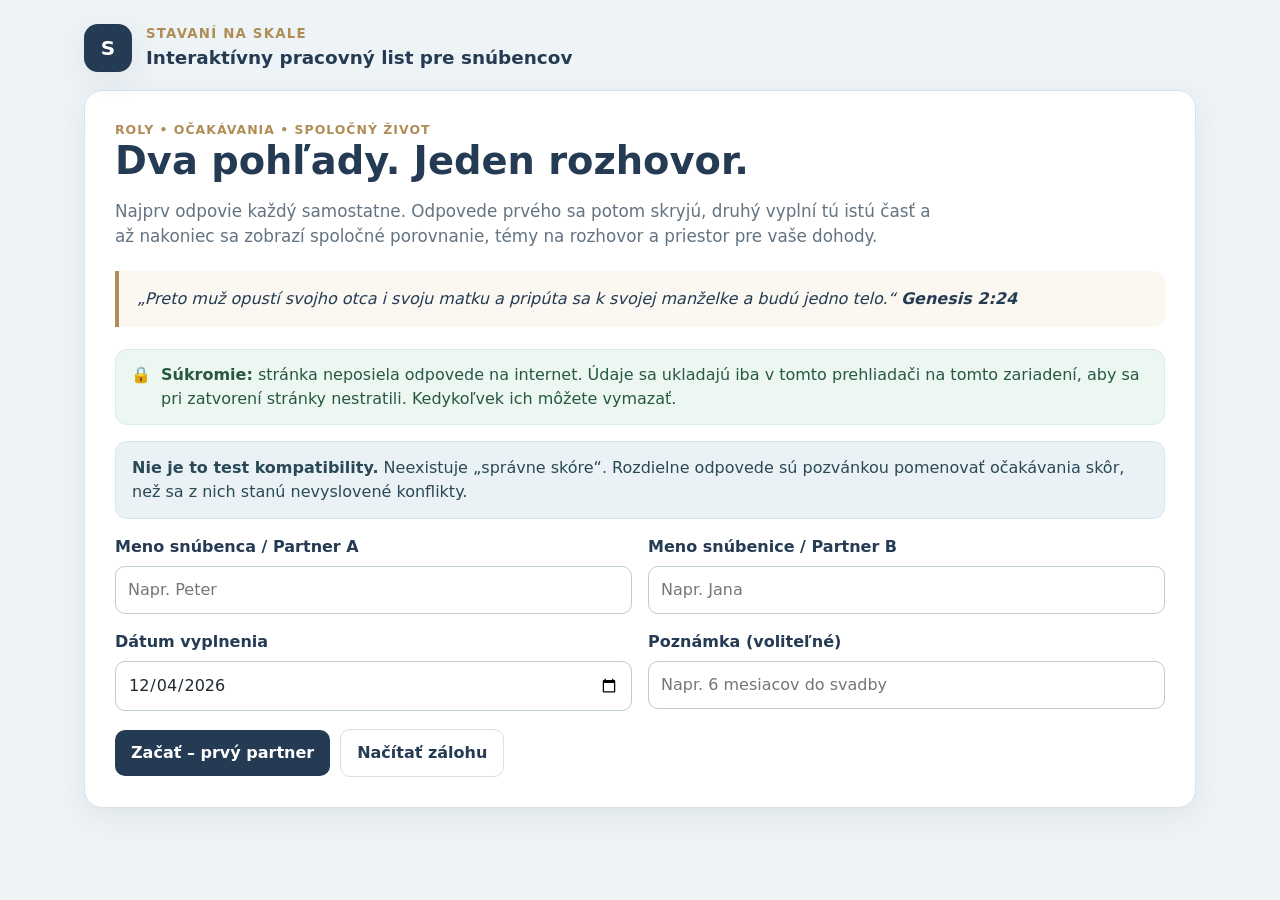
<file: Stavani_na_skale_1.html>
<!doctype html>
<html lang="sk">
<head>
<meta charset="utf-8">
<meta name="viewport" content="width=device-width,initial-scale=1">
<title>STAVANÍ NA SKALE – interaktívny pracovný list pre snúbencov</title>
<style>
:root{
  --navy:#243b53;--blue:#3b7080;--gold:#b08d57;--ink:#1f2933;--muted:#637381;
  --line:#d7e1e8;--soft:#f6f9fb;--blue-soft:#eaf2f5;--warn:#8a5a12;--warn-soft:#fff7e6;
  --good:#2f6b55;--good-soft:#edf7f2;--bad:#8a3f3f;--bad-soft:#fff0f0;--white:#fff;
  --shadow:0 8px 30px rgba(36,59,83,.08);--radius:18px;
}
*{box-sizing:border-box}
html{scroll-behavior:smooth}
body{margin:0;background:#eef3f6;color:var(--ink);font-family:Inter,ui-sans-serif,system-ui,-apple-system,BlinkMacSystemFont,"Segoe UI",sans-serif;line-height:1.5}
button,input,textarea,select{font:inherit}
button{cursor:pointer}
.shell{max-width:1160px;margin:0 auto;padding:24px}
.brand{display:flex;align-items:center;gap:14px;margin-bottom:18px}
.brand-mark{width:48px;height:48px;border-radius:14px;background:var(--navy);display:grid;place-items:center;color:white;font-weight:800;font-size:20px;box-shadow:var(--shadow)}
.brand small{display:block;color:var(--gold);font-weight:800;letter-spacing:.09em;text-transform:uppercase}
.brand strong{font-size:1.15rem;color:var(--navy)}
.card{background:var(--white);border:1px solid var(--line);border-radius:var(--radius);box-shadow:var(--shadow)}
.hero{padding:30px}
.hero h1{margin:0 0 8px;color:var(--navy);font-size:clamp(1.75rem,3vw,2.6rem);line-height:1.1}
.hero .lead{font-size:1.05rem;color:var(--muted);max-width:820px}
.quote{margin:22px 0;padding:16px 18px;border-left:4px solid var(--gold);background:#fbf8f2;border-radius:0 12px 12px 0;color:var(--navy);font-style:italic}
.notice{padding:14px 16px;border-radius:12px;background:var(--blue-soft);border:1px solid #d6e7ec;margin:16px 0;color:#294957}
.privacy{display:flex;gap:10px;align-items:flex-start;background:var(--good-soft);border:1px solid #d8ece3;padding:13px 15px;border-radius:12px;color:#285744}
.grid2{display:grid;grid-template-columns:1fr 1fr;gap:16px}
.field{display:flex;flex-direction:column;gap:7px}
.field label{font-weight:700;color:var(--navy)}
.field input,.field select,.field textarea{width:100%;border:1px solid #bdcbd4;border-radius:10px;padding:11px 12px;background:white;color:var(--ink);outline:none}
.field input:focus,.field select:focus,.field textarea:focus{border-color:var(--blue);box-shadow:0 0 0 3px rgba(59,112,128,.13)}
.field textarea{min-height:110px;resize:vertical}
.actions{display:flex;gap:10px;flex-wrap:wrap;align-items:center;margin-top:18px}
.btn{border:0;border-radius:10px;padding:11px 16px;font-weight:800;transition:.15s ease}
.btn-primary{background:var(--navy);color:white}.btn-primary:hover{background:#1c3045}
.btn-secondary{background:var(--blue-soft);color:var(--navy);border:1px solid #cfe0e5}
.btn-ghost{background:white;color:var(--navy);border:1px solid var(--line)}
.btn-danger{background:#fff1f1;color:#8a3434;border:1px solid #f0cccc}
.btn:disabled{opacity:.45;cursor:not-allowed}
.hidden{display:none!important}
.app-layout{display:grid;grid-template-columns:250px minmax(0,1fr);gap:18px;align-items:start}
.sidebar{position:sticky;top:16px;padding:14px}
.sidebar .who{padding:12px;border-radius:12px;background:var(--navy);color:white;margin-bottom:12px}
.sidebar .who small{opacity:.8;display:block}
.section-nav{display:flex;flex-direction:column;gap:5px}
.navbtn{border:0;background:transparent;text-align:left;padding:9px 10px;border-radius:9px;color:var(--muted);font-size:.91rem}
.navbtn:hover{background:var(--soft)}
.navbtn.active{background:var(--blue-soft);color:var(--navy);font-weight:800}
.navbtn.done:after{content:" ✓";color:var(--good);font-weight:900}
.progress-wrap{margin:12px 0 4px}
.progress{height:8px;background:#e7edf1;border-radius:999px;overflow:hidden}
.progress span{display:block;height:100%;background:var(--blue);width:0;transition:.25s}
.progress-text{font-size:.78rem;color:var(--muted);margin-top:5px}
.content{padding:26px;min-width:0}
.section-kicker{color:var(--gold);font-weight:900;letter-spacing:.08em;text-transform:uppercase;font-size:.78rem}
.content h2{margin:4px 0 6px;color:var(--navy);font-size:1.75rem;line-height:1.15}
.section-desc{color:var(--muted);margin:0 0 22px;max-width:850px}
.block{margin:22px 0 30px}
.block h3{margin:0 0 10px;color:var(--blue);font-size:1.1rem}
.question{border:1px solid var(--line);border-radius:14px;padding:15px;margin:10px 0;background:white}
.question.flagged{border-color:#e8c887;background:#fffbf2}
.qtop{display:flex;gap:12px;justify-content:space-between;align-items:flex-start}
.qtext{font-weight:700;color:var(--navy);min-width:0}
.hint{display:block;margin-top:4px;color:var(--muted);font-size:.88rem;font-weight:400}
.flag{flex:0 0 auto;display:flex;align-items:center;gap:6px;font-size:.8rem;color:var(--muted);white-space:nowrap}
.flag input{accent-color:var(--gold)}
.choice-row{display:flex;flex-wrap:wrap;gap:8px;margin-top:12px}
.choice{position:relative}
.choice input{position:absolute;opacity:0;pointer-events:none}
.choice span{display:inline-flex;align-items:center;justify-content:center;min-height:40px;padding:8px 12px;border:1px solid #c8d5dc;border-radius:10px;background:var(--soft);color:#405463;font-weight:700;min-width:64px}
.choice input:checked+span{background:var(--navy);border-color:var(--navy);color:white;box-shadow:0 0 0 2px rgba(36,59,83,.09)}
.open-answer{margin-top:12px;width:100%;min-height:105px;border:1px solid #c8d5dc;border-radius:10px;padding:11px 12px;resize:vertical;outline:none}
.open-answer:focus{border-color:var(--blue);box-shadow:0 0 0 3px rgba(59,112,128,.12)}
.section-actions{display:flex;gap:10px;justify-content:space-between;align-items:center;border-top:1px solid var(--line);padding-top:18px;margin-top:26px}
.section-actions .right{display:flex;gap:10px;flex-wrap:wrap}
.handoff{text-align:center;padding:36px}
.handoff .lock{font-size:52px;margin-bottom:8px}
.handoff h2{color:var(--navy);font-size:2rem;margin:0 0 10px}
.handoff p{color:var(--muted);max-width:650px;margin:0 auto 18px}
.results{padding:26px}
.results-head{display:flex;gap:16px;justify-content:space-between;align-items:flex-start;flex-wrap:wrap}
.results h2{margin:3px 0;color:var(--navy);font-size:2rem}
.stats{display:grid;grid-template-columns:repeat(4,1fr);gap:10px;margin:20px 0}
.stat{padding:15px;border:1px solid var(--line);border-radius:13px;background:var(--soft)}
.stat strong{display:block;font-size:1.7rem;color:var(--navy)}
.stat span{font-size:.82rem;color:var(--muted)}
.filters{display:flex;gap:8px;flex-wrap:wrap;margin:16px 0}
.filter-btn{border:1px solid var(--line);background:white;border-radius:999px;padding:8px 12px;font-weight:700;color:var(--muted)}
.filter-btn.active{background:var(--navy);border-color:var(--navy);color:white}
.result-section{margin:26px 0}
.result-section h3{color:var(--blue);margin-bottom:10px}
.result-item{border:1px solid var(--line);border-radius:14px;padding:14px;margin:10px 0;background:white}
.result-item.good{border-left:5px solid var(--good)}
.result-item.diff{border-left:5px solid var(--warn)}
.result-item.talk{box-shadow:inset 0 0 0 1px #ead19e}
.result-title{font-weight:800;color:var(--navy)}
.result-grid{display:grid;grid-template-columns:1fr 1fr;gap:10px;margin-top:10px}
.answer-box{background:var(--soft);border-radius:10px;padding:10px;min-width:0;overflow-wrap:anywhere}
.answer-box strong{display:block;font-size:.8rem;color:var(--muted);margin-bottom:3px}
.status{display:inline-flex;align-items:center;gap:5px;padding:4px 8px;border-radius:999px;font-size:.76rem;font-weight:800;margin-top:8px}
.status.good{background:var(--good-soft);color:var(--good)}
.status.diff{background:var(--warn-soft);color:var(--warn)}
.status.talk{background:#fff0e5;color:#8a4a12}
.followup{margin-top:10px;padding:10px 12px;background:#fbf8f2;border-radius:10px;color:#614c31;font-size:.9rem}
.agreement{margin-top:10px}
.agreement label{font-weight:800;color:var(--navy);font-size:.9rem}
.agreement textarea{width:100%;min-height:72px;margin-top:5px;border:1px solid #c8d5dc;border-radius:10px;padding:9px;resize:vertical}
.joint{margin-top:30px;border-top:2px solid var(--line);padding-top:24px}
.joint .question{background:#fcfdfd}
.toolbar{display:flex;gap:8px;flex-wrap:wrap}
.data-note{font-size:.82rem;color:var(--muted);margin-top:10px}
.empty{padding:24px;border:1px dashed #bccbd4;border-radius:14px;color:var(--muted);text-align:center}
.modal{position:fixed;inset:0;background:rgba(23,35,45,.55);display:grid;place-items:center;padding:20px;z-index:50}
.modal-card{max-width:520px;width:100%;background:white;border-radius:18px;padding:22px;box-shadow:0 20px 60px rgba(0,0,0,.2)}
.modal-card h3{margin-top:0;color:var(--navy)}
.print-only{display:none}
@media(max-width:800px){
 .shell{padding:12px}.app-layout{grid-template-columns:1fr}.sidebar{position:static}.section-nav{display:grid;grid-template-columns:repeat(3,1fr)}
 .navbtn{text-align:center;font-size:.8rem}.content,.results,.hero{padding:18px}.grid2,.result-grid{grid-template-columns:1fr}.stats{grid-template-columns:1fr 1fr}.qtop{flex-direction:column}.flag{white-space:normal}
}
@media(max-width:460px){.section-nav{grid-template-columns:repeat(2,1fr)}.stats{grid-template-columns:1fr}.choice{flex:1 1 44%}.choice span{width:100%}}
@media print{
 @page{size:A4;margin:13mm 12mm}
 body{background:white;font-size:10.5pt;color:#111}
 .no-print,#setupScreen,#appScreen,#handoffScreen,#resultsScreen{display:none!important}
 .print-only{display:block!important}
 .shell{max-width:none;padding:0;margin:0}
 .print-report h1{color:#243b53;font-size:22pt;margin:0 0 4mm}
 .print-report h2{color:#3b7080;font-size:15pt;border-bottom:1px solid #d7e1e8;padding-bottom:2mm;margin-top:7mm}
 .print-report h3{color:#243b53;font-size:11.5pt;margin-top:5mm}
 .print-report .pmeta{color:#637381;margin-bottom:5mm}
 .print-report table{width:100%;border-collapse:collapse;margin:3mm 0 5mm;break-inside:auto}
 .print-report th,.print-report td{border:1px solid #cfd9df;padding:2.2mm;vertical-align:top;text-align:left}
 .print-report th{background:#eef3f6;color:#243b53}
 .print-report tr{break-inside:avoid}
 .print-report .print-topic{break-inside:avoid;border:1px solid #d7e1e8;border-left:3px solid #b08d57;padding:3mm;margin:3mm 0}
 .print-report .agreement-print{background:#f7fafc;padding:2.5mm;margin-top:2mm}
 .print-report .muted{color:#637381}
}
</style>
</head>
<body>
<div class="shell">
  <div class="brand no-print"><div class="brand-mark">S</div><div><small>Stavaní na skale</small><strong>Interaktívny pracovný list pre snúbencov</strong></div></div>

  <section id="setupScreen" class="card hero">
    <div class="section-kicker">Roly • očakávania • spoločný život</div>
    <h1>Dva pohľady. Jeden rozhovor.</h1>
    <p class="lead">Najprv odpovie každý samostatne. Odpovede prvého sa potom skryjú, druhý vyplní tú istú časť a až nakoniec sa zobrazí spoločné porovnanie, témy na rozhovor a priestor pre vaše dohody.</p>
    <div class="quote">„Preto muž opustí svojho otca i svoju matku a pripúta sa k svojej manželke a budú jedno telo.“ <strong>Genesis 2:24</strong></div>
    <div class="privacy"><span>🔒</span><div><strong>Súkromie:</strong> stránka neposiela odpovede na internet. Údaje sa ukladajú iba v tomto prehliadači na tomto zariadení, aby sa pri zatvorení stránky nestratili. Kedykoľvek ich môžete vymazať.</div></div>
    <div class="notice"><strong>Nie je to test kompatibility.</strong> Neexistuje „správne skóre“. Rozdielne odpovede sú pozvánkou pomenovať očakávania skôr, než sa z nich stanú nevyslovené konflikty.</div>
    <div class="grid2">
      <div class="field"><label for="nameA">Meno snúbenca / Partner A</label><input id="nameA" autocomplete="name" placeholder="Napr. Peter"></div>
      <div class="field"><label for="nameB">Meno snúbenice / Partner B</label><input id="nameB" autocomplete="name" placeholder="Napr. Jana"></div>
      <div class="field"><label for="dateField">Dátum vyplnenia</label><input id="dateField" type="date"></div>
      <div class="field"><label for="coupleNote">Poznámka (voliteľné)</label><input id="coupleNote" placeholder="Napr. 6 mesiacov do svadby"></div>
    </div>
    <div class="actions">
      <button id="startBtn" class="btn btn-primary">Začať – prvý partner</button>
      <button id="resumeBtn" class="btn btn-secondary hidden">Pokračovať v rozpracovanom vyplňovaní</button>
      <button id="importBtnSetup" class="btn btn-ghost">Načítať zálohu</button>
      <input id="importFile" type="file" accept="application/json,.json" class="hidden">
    </div>
  </section>

  <section id="appScreen" class="hidden no-print">
    <div class="app-layout">
      <aside class="card sidebar">
        <div class="who"><small>Práve vypĺňa</small><strong id="whoName">Partner</strong></div>
        <div class="progress-wrap"><div class="progress"><span id="progressBar"></span></div><div id="progressText" class="progress-text">0 % vyplnené</div></div>
        <nav id="sectionNav" class="section-nav" aria-label="Časti pracovného listu"></nav>
        <div class="actions" style="margin-top:14px">
          <button id="saveBackupBtn" class="btn btn-ghost" style="width:100%">Uložiť zálohu</button>
          <button id="backToStartBtn" class="btn btn-ghost" style="width:100%">Úvod</button>
        </div>
      </aside>
      <main class="card content">
        <div class="section-kicker" id="sectionKicker">Časť</div>
        <h2 id="sectionTitle"></h2>
        <p id="sectionDesc" class="section-desc"></p>
        <div id="sectionContent"></div>
        <div class="section-actions">
          <button id="prevSectionBtn" class="btn btn-ghost">← Predchádzajúca</button>
          <div class="right">
            <button id="nextSectionBtn" class="btn btn-secondary">Ďalšia časť →</button>
            <button id="finishPartnerBtn" class="btn btn-primary hidden">Dokončiť túto časť</button>
          </div>
        </div>
      </main>
    </div>
  </section>

  <section id="handoffScreen" class="card handoff hidden no-print">
    <div class="lock">🔐</div>
    <div class="section-kicker">Odpovede prvého partnera sú skryté</div>
    <h2>Odovzdajte zariadenie druhému partnerovi</h2>
    <p id="handoffText">Teraz bude rovnaký pracovný list vypĺňať druhý partner bez toho, aby videl predchádzajúce odpovede. Porovnanie sa zobrazí až po dokončení oboch častí.</p>
    <button id="startSecondBtn" class="btn btn-primary">Som druhý partner – začať</button>
  </section>

  <section id="resultsScreen" class="card results hidden no-print">
    <div class="results-head">
      <div><div class="section-kicker">Spoločné výsledky</div><h2 id="resultsTitle">Vaše rozhovory</h2><p class="section-desc">Rozdiel nie je automaticky problém. Je to miesto, kde sa oplatí pomenovať očakávania a vytvoriť konkrétnu dohodu.</p></div>
      <div class="toolbar">
        <button id="backupResultsBtn" class="btn btn-ghost">Záloha</button>
        <button id="printBtn" class="btn btn-primary">Tlačiť / uložiť PDF</button>
      </div>
    </div>
    <div class="stats" id="stats"></div>
    <div class="filters" id="filters">
      <button class="filter-btn active" data-filter="discussion">Na rozhovor</button>
      <button class="filter-btn" data-filter="differences">Rozdiely</button>
      <button class="filter-btn" data-filter="matches">Zhody</button>
      <button class="filter-btn" data-filter="open">Otvorené odpovede</button>
      <button class="filter-btn" data-filter="all">Všetko</button>
    </div>
    <div id="resultsList"></div>
    <div class="joint">
      <div class="section-kicker">Spoločná časť</div>
      <h2 style="font-size:1.65rem">Naše najdôležitejšie dohody</h2>
      <p class="section-desc">Túto časť vyplňte už spolu. Nezapisujte ideály; zapíšte to, čo ste si naozaj dohodli.</p>
      <div id="jointQuestions"></div>
      <h3 style="color:var(--blue);margin-top:26px">Päť tém, ktoré nechceme nechať nevyslovené</h3>
      <div id="fiveTopics"></div>
      <div class="question" style="margin-top:20px"><div class="qtext">Náš prvý „check-in“ po svadbe</div><div class="grid2" style="margin-top:10px"><div class="field"><label>Dátum</label><input id="checkinDate" type="date"></div><div class="field"><label>Miesto</label><input id="checkinPlace" placeholder="Kde si spolu sadneme"></div></div><p class="hint" style="margin-top:10px">Prejdite si: delenie domácnosti • peniaze • spoločný čas • duchovný život • širšiu rodinu • intimitu • jednu vec, ktorá funguje dobre • jednu vec, ktorú potrebujete upraviť.</p></div>
    </div>
    <div class="actions">
      <button id="printBtnBottom" class="btn btn-primary">Tlačiť / uložiť PDF</button>
      <button id="restartBtn" class="btn btn-danger">Začať odznova a vymazať údaje</button>
    </div>
    <div class="data-note">Výsledky a dohody zostávajú uložené iba v tomto prehliadači, kým ich nevymažete. Tlač používa štandardné okno prehliadača, kde môžete zvoliť „Uložiť ako PDF“.</div>
  </section>

  <section id="printReport" class="print-only print-report"></section>
</div>

<div id="printModal" class="modal hidden no-print" role="dialog" aria-modal="true" aria-labelledby="printModalTitle">
  <div class="modal-card">
    <h3 id="printModalTitle">Čo chcete vytlačiť?</h3>
    <div class="field"><label for="printMode">Obsah výstupu</label><select id="printMode"><option value="discussion">Témy na rozhovor + dohody</option><option value="differences">Iba rozdiely + dohody</option><option value="all">Kompletné výsledky + dohody</option><option value="agreements">Iba naše dohody</option></select></div>
    <div class="actions"><button id="doPrintBtn" class="btn btn-primary">Pokračovať k tlači</button><button id="cancelPrintBtn" class="btn btn-ghost">Zrušiť</button></div>
  </div>
</div>

<script>
const APP_DATA = {"sections":[{"id":"1","title":"Kto bude mať čo na starosti?","desc":"Pri každej položke označ svoju dnešnú predstavu. „Obaja“ neznamená nevyhnutne 50/50 – znamená, že chcete mať zodpovednosť vedome zdieľanú. „Inak / N/A“ použite, ak chcete úlohu delegovať, striedať alebo sa vás netýka.","blocks":[{"kind":"responsibility","title":"Financie a administratíva","items":["Zostavenie a pravidelná kontrola rodinného rozpočtu","Sledovanie bežných výdavkov a toho, či sa držíme rozpočtu","Platenie účtov, nájomného/hypotéky a pravidelných platieb","Správa spoločných a osobných bankových účtov","Tvorba finančnej rezervy a sporenia","Investovanie a dlhodobé finančné ciele","Rozhodovanie o väčších nákupoch","Rozhodovanie o úveroch, hypotéke alebo leasingu","Poistenie, dane, zmluvy a dôležité administratívne termíny","Kontrola digitálnych predplatných a opakovaných platieb","Plánovanie darov, charity a podpory druhých","Rozhodovanie o tom, akú časť príjmu má každý k dispozícii na osobné výdavky"]},{"kind":"responsibility","title":"Práca, kariéra a čas","items":["Plánovanie pracovného a rodinného kalendára","Koordinácia zmien, služobných ciest a období zvýšenej pracovnej záťaže","Rozhodovanie, čo sa stane, ak kariérna príležitosť jedného ovplyvní život oboch","Podpora ďalšieho vzdelávania alebo zmeny kariéry","Rozhodovanie o práci z domu a hraniciach medzi prácou a domácnosťou","Riešenie administratívy pri sťahovaní, zmene práce alebo zmene bydliska","Rozhodovanie o tom, kde budeme dlhodobo bývať","Plánovanie spoločného času popri práci"]}]},{"id":"1A","title":"Domácnosť a „neviditeľná práca“","desc":"Nejde iba o to, kto úlohu fyzicky vykoná. Skúste si všímať aj to, kto si ju musí všimnúť, naplánovať a pripomenúť.","blocks":[{"kind":"responsibility","title":"Domácnosť","items":["Plánovanie jedál a jedálneho lístka","Nákup potravín a drogérie","Objednávanie potravín alebo jedla online, ak to využívame","Varenie počas pracovných dní","Varenie cez víkendy alebo pre návštevy","Umývanie riadu / plnenie a vykladanie umývačky","Bežné upratovanie kuchyne a kúpeľne","Vysávanie a umývanie podláh","Utieranie prachu a priebežné upratovanie","Pranie, sušenie a triedenie bielizne","Žehlenie alebo starostlivosť o oblečenie podľa potreby","Odkladanie čistého prádla","Výmena posteľnej bielizne a uterákov","Sledovanie zásob v domácnosti (toaletný papier, čistiace prostriedky, lieky...)","Organizovanie skríň, úložných priestorov a triedenie nepotrebných vecí","Vynášanie odpadu a triedenie recyklácie","Starostlivosť o rastliny, balkón, záhradu alebo okolie domu","Drobné opravy a bežná údržba domácnosti","Objednávanie remeselníkov a servisov pri väčších opravách","Kontaktovanie prenajímateľa, správcu, poisťovne alebo dodávateľov služieb","Výber nábytku a vybavenia domácnosti","Plánovanie väčších domácich projektov a rekonštrukcií","Príprava domácnosti na návštevy","Organizovanie osláv, sviatkov a rodinných udalostí","Sledovanie spoločných termínov a pripomínanie toho, čo treba vybaviť","Archivovanie dokumentov, hesiel, záručných listov a dôležitých informácií"]}]},{"id":"1B","title":"Doprava, voľný čas, vzťahy a digitálny život","desc":"","blocks":[{"kind":"responsibility","title":"Doprava","items":["Výber auta alebo iného spôsobu dopravy","Tankovanie / nabíjanie vozidla","Pravidelný servis, STK/EK, pneumatiky a technická údržba","Poistenie vozidla a diaľničné známky","Čistenie auta a starostlivosť o jeho interiér","Plánovanie dlhších ciest, trás, parkovania a cestovných nákladov"]},{"kind":"responsibility","title":"Voľný čas, priatelia a širšia rodina","items":["Plánovanie rande a spoločného času vo dvojici","Plánovanie dovoleniek a víkendov","Výber toho, koľko peňazí dáme na dovolenky, zážitky a voľný čas","Iniciovanie stretnutí s priateľmi","Udržiavanie kontaktu s rodinou z mojej strany","Udržiavanie kontaktu s rodinou partnera","Výber darčekov a sledovanie narodenín/výročí","Dohadovanie návštev a prespávania hostí","Rozhodovanie, ako často budeme tráviť čas oddelene s vlastnými priateľmi","Rozhodovanie, koľko času budeme tráviť spolu a koľko individuálne","Plánovanie spoločných koníčkov, športu alebo kultúrnych aktivít"]},{"kind":"responsibility","title":"Digitálny život","items":["Správa domáceho internetu, mobilných paušálov a techniky","Výber a platenie streamingových či iných digitálnych služieb","Nastavenie hraníc pre sociálne siete, telefón a obrazovky počas spoločného času","Zálohovanie spoločných fotografií a dôležitých súborov","Rozhodovanie, čo zo súkromia nášho vzťahu zdieľame online"]}]},{"id":"1C","title":"Duchovný život, služba a komunita","desc":"","blocks":[{"kind":"responsibility","title":"Viera a služba","items":["Iniciovanie spoločnej modlitby","Iniciovanie spoločného čítania Biblie alebo duchovného rozhovoru","Plánovanie rodinných stíšení alebo pravidelného duchovného času","Rozhodovanie o zapojení do miestneho zboru","Plánovanie služby a dobrovoľníctva tak, aby nepreťažovali vzťah","Rozhodovanie o finančnej podpore zboru, misie alebo charity","Udržiavanie vzťahov s ľuďmi, ktorí nás duchovne podporujú","Hľadanie pomoci alebo poradenstva, keď sa vo vzťahu zasekneme"]},{"kind":"responsibility","title":"Zdravie a starostlivosť","items":["Sledovanie spoločných preventívnych a zdravotných termínov","Starostlivosť o partnera počas choroby alebo rekonvalescencie","Nákup a dopĺňanie bežných liekov a zdravotných potrieb","Plánovanie pohybu, spánku a zdravého režimu ako spoločnej priority","Riešenie krízovej situácie, ak jeden z nás dočasne nebude schopný fungovať"]}]},{"id":"1D","title":"Ak budeme mať deti…","desc":"Túto časť vyplňte aj vtedy, ak deti plánujete až neskôr. Nejde o to mať všetko rozhodnuté, ale odhaliť očakávania.","blocks":[{"kind":"responsibility","title":"Rodičovstvo a starostlivosť o deti","items":["Rozhodovanie, či a kedy sa chceme pokúsiť o deti","Rozhodovanie o počte detí - s otvorenosťou pre realitu, ktorú nevieme úplne kontrolovať","Výber mien","Príprava na pôrod a praktické veci pred narodením dieťaťa","Nočné vstávanie a starostlivosť o bábätko","Kŕmenie dieťaťa a príprava jedla","Prebaľovanie, kúpanie a obliekanie","Uspávanie a večerný režim","Vodenie a vyzdvihovanie zo škôlky/školy","Komunikácia so škôlkou, školou, lekármi a krúžkami","Pomoc s domácimi úlohami a učením","Organizovanie krúžkov, táborov a voľnočasových aktivít","Starostlivosť o choré dieťa a čerpanie OČR/voľna","Nákup oblečenia, školských potrieb a vybavenia","Plánovanie rodinného kalendára a detských termínov","Stanovovanie pravidiel, hraníc a dôsledkov","Riešenie rozdielnych názorov na disciplínu bez hádky pred deťmi","Budovanie duchovného života detí","Rozhodovanie o digitálnych zariadeniach, hrách a sociálnych sieťach detí","Rozhovory s deťmi o vzťahoch, sexualite, viere a náročných témach","Budovanie vzťahu detí so starými rodičmi a širšou rodinou","Rozhodovanie o škole a vzdelávaní","Rozhodovanie, ako budeme reagovať, ak dieťa bude mať špeciálne potreby alebo dlhodobé ťažkosti","Rozhodovanie o pestúnskej starostlivosti alebo adopcii, ak by sa táto otázka objavila"]},{"kind":"open","title":"Otázky na zamyslenie","items":[{"text":"Ktoré tri položky v celej matici sú pre teba najdôležitejšie a prečo?","prompt":null},{"text":"Kde očakávaš, že sa vaše predstavy budú najviac líšiť?","prompt":null}]}]},{"id":"2","title":"Postoje k rolám v manželstve","desc":"Označ mieru súhlasu: 1 = vôbec nesúhlasím, 2 = skôr nesúhlasím, 3 = neviem / záleží, 4 = skôr súhlasím, 5 = úplne súhlasím. Pri spoločnom porovnaní sa zvýraznia najmä výroky, pri ktorých sa líšite o dva alebo viac bodov.","blocks":[{"kind":"likert","title":"Miera súhlasu","items":["Muž a žena majú rovnakú hodnotu a dôstojnosť, aj keď môžu niesť odlišné zodpovednosti.","Domáce práce nie sú automaticky „mužské“ alebo „ženské“; rozdelenie má zohľadňovať schopnosti, čas, zdravie a dohodu.","Kariéra jedného z partnerov nemá automaticky väčšiu hodnotu než kariéra druhého.","Ak jeden z nás zarába výrazne viac, nedáva mu to väčšie právo rozhodovať o spoločnom živote.","Veľké rozhodnutia by sme mali robiť až po tom, čo sa obaja cítime vypočutí.","Keď sa nezhodneme, je lepšie rozhodnutie na chvíľu odložiť, ak to situácia umožňuje, než presadiť si svoje silou.","Je zdravé, aby mal každý z nás aj svoje záujmy, priateľstvá a primeraný čas osamote.","Manželstvo má mať prednosť pred tlakom širšej rodiny, priateľov či práce.","Kritizovať alebo zosmiešňovať partnera pred inými je neprijateľné.","Súkromné problémy nášho vzťahu by sme nemali zdieľať s inými bez rozmyslu; zároveň je v poriadku vyhľadať múdru pomoc, keď ju potrebujeme.","Vedenie manžela chápem skôr ako obetavú zodpovednosť, iniciatívu a službu než ako právo kontrolovať.","Podriadenosť manželky nechápem ako menejcennosť, stratu hlasu ani povinnosť tolerovať hriech, manipuláciu či ubližovanie.","Manžel by mal aktívne niesť zodpovednosť za duchovné smerovanie rodiny, nie iba „čakať, čo zariadi manželka“.","Manželka môže otvorene nesúhlasiť, klásť otázky a pomenovať obavy bez toho, aby tým popierala úctu k manželovi.","Obaja sme zodpovední za kvalitu komunikácie, atmosféru doma a schopnosť ospravedlniť sa.","Sexuálna blízkosť patrí do vzájomnej starostlivosti a nemá byť používaná ako odmena, trest alebo nástroj nátlaku.","O financiách by sme mali hovoriť otvorene vrátane dlhov, záväzkov, príjmov a finančných zlozvykov.","Heslá, telefón a online účty nemusia byť bezhranične verejné, ale tajnosti, ktoré ohrozujú dôveru, do manželstva nepatria.","Je správne mať dohodnuté hranice v kontaktoch s bývalými partnermi a v blízkych priateľstvách s opačným pohlavím.","Keď jeden z nás potrebuje oddych alebo ticho, druhý by to nemal automaticky vnímať ako odmietnutie.","Ak sa konflikt opakuje a nevieme ho riešiť, vyhľadanie manželského poradenstva je prejav zodpovednosti, nie zlyhania.","Manželstvo potrebuje pravidelný čas vo dvojici aj po svadbe, nielen „keď zostane čas“."]},{"kind":"open","title":"Čo za odpoveďami je?","items":[{"text":"Ktoré tri výroky boli pre teba najťažšie označiť? Prečo?","prompt":null},{"text":"Ktorý výrok podľa teba najviac ovplyvní váš každodenný život?","prompt":null}]}]},{"id":"3","title":"Ako sa správam vo vzťahu?","desc":"Túto časť vyplň za seba – nie za partnera. Pri každom výroku označ: často, občas, zriedka alebo nikdy. Cieľom je pomenovať vzorce, ktoré si nesiete do manželstva.","blocks":[{"kind":"frequency","title":"Sebahodnotenie","items":["Keď partner potrebuje hovoriť, dokážem ho počúvať bez toho, aby som hneď obhajoval/a seba alebo ponúkal/a riešenie.","Dávam partnerovi vedieť o dôležitých zmenách v mojom programe a nenechávam ho zbytočne v neistote.","Vedome si plánujem čas, ktorý patrí iba nám dvom.","Som ochotný/á vzdať sa niečoho, čo chcem, ak je to pre dobro nášho vzťahu.","Všímam si, kedy je partner unavený alebo preťažený, a sám/sama ponúknem pomoc.","Dokážem prevziať zodpovednosť za chybu bez dodatku „ale ty si...“.","Keď sa nahnevám, zvyšujem hlas, používam sarkazmus alebo hovorím veci, ktoré zraňujú.","Keď je konflikt nepríjemný, stiahnem sa, prestanem komunikovať alebo problém odkladám tak dlho, že ho musí riešiť partner.","Mám tendenciu partnera opravovať, kontrolovať alebo mu hovoriť, ako má veci robiť.","Mám tendenciu čakať, kým partner všetko naplánuje, pripomenie alebo rozhodne.","Pred inými o partnerovi hovorím s úctou.","Žiarlivosť alebo neistotu riešim rozhovorom, nie kontrolovaním.","Rešpektujem partnerovo súkromie, no zároveň sa neskrývam za „súkromie“, keď ide o veci, ktoré ovplyvňujú dôveru.","Dokážem si vypýtať čas osamote bez trestajúceho mlčania alebo úniku.","Viem povedať, čo potrebujem, bez očakávania, že partner „to má predsa vedieť“.","Dokážem prijať partnerovu spätnú väzbu bez toho, aby som ju okamžite otočil/a proti nemu.","Podporujem partnerove zdravé priateľstvá, oddych a osobný rast.","Aktívne prispievam k duchovnému životu nášho vzťahu.","Som ochotný/á vyhľadať pomoc, ak by sme sa dlhodobo točili v rovnakom konflikte.","Keď si všimnem, že sa partner necíti milovaný/á alebo rešpektovaný/á, snažím sa tomu porozumieť namiesto toho, aby som to zľahčil/a."]},{"kind":"open","title":"Čo chcem meniť?","items":[{"text":"Ktoré dva svoje vzorce by si chcel/a pred svadbou vedome meniť?","prompt":null}]}]},{"id":"4","title":"Komunikácia, konflikt a bezpečie","desc":"Odpovede si najprv zapíšte každý sám. Potom sa o nich porozprávajte. Nehľadajte vinníka; hľadajte mapu toho, čo sa s vami deje pod stresom.","blocks":[{"kind":"open","title":"Otázky na rozhovor","items":[{"text":"Keď vznikne konflikt, čo zvyčajne robím ja?","prompt":"Útočím, vysvetľujem, mlčím, odchádzam, zľahčujem, chcem to vyriešiť hneď...?"},{"text":"Čo zvyčajne robí partner a čo vo mne táto reakcia spúšťa?","prompt":null},{"text":"Ako vyzerá konflikt, po ktorom sa stále cítime ako tím?","prompt":null},{"text":"Aké slová alebo správanie sú pre mňa počas hádky za čiarou?","prompt":"Napr. nadávky, krik, zosmiešňovanie, vyhrážky rozchodom, odchod bez dohody, ničenie vecí..."},{"text":"Koľko času zvyčajne potrebujem na upokojenie a ako sa môžeme dohodnúť na „pauze“, ktorá nie je útekom?","prompt":null},{"text":"Ako spoznám, že partner odo mňa potrebuje skôr počúvanie než riešenie?","prompt":null},{"text":"Ako vyzerá ospravedlnenie, ktorému dokážem veriť?","prompt":null},{"text":"Čo mi pomáha cítiť sa počas náročného rozhovoru rešpektovaný/á?","prompt":null},{"text":"Ktoré témy sa bojím otvárať a prečo?","prompt":null},{"text":"Kedy by sme podľa teba mali vyhľadať pomoc tretej osoby (mentor, pastor, poradca, terapeut)?","prompt":null},{"text":"Naša veta pre pauzu a pravidlo návratu k rozhovoru:","prompt":null}]}]},{"id":"5","title":"Viera a duchovný život","desc":"Pôvodný materiál kladie veľký dôraz na osobný čas s Bohom, spoločné stíšenia a život v miestnom zbore. Táto časť prenáša tie isté otázky do dnešného života snúbencov.","blocks":[{"kind":"open","title":"Otázky na rozhovor","items":[{"text":"Ako dnes vyzerá môj osobný čas s Bohom - modlitba, Biblia, stíšenie? Čo mi pomáha a čo mi ho najčastejšie vytláča?","prompt":null},{"text":"Ako by som chcel/a, aby môj duchovný život vyzeral o rok?","prompt":null},{"text":"Ako mi v tom môže partner pomôcť bez toho, aby sa stal mojím „kontrolórom“?","prompt":null},{"text":"Ako si predstavujeme spoločnú modlitbu a spoločné čítanie Biblie po svadbe?","prompt":null},{"text":"Kto bude zvyčajne iniciovať duchovný čas a čo spravíme, ak nám pravidelnosť začne upadať?","prompt":null},{"text":"Čo pre nás v praxi znamená, že manžel má viesť rodinu obetavo ako Kristus?","prompt":null},{"text":"Čo pre nás v praxi znamená, že manželka prejavuje manželovi úctu, dôveru a dobrovoľnú podporu?","prompt":null},{"text":"Ako budeme robiť rozhodnutia, keď sa úprimne nezhodneme?","prompt":null},{"text":"Aké miesto má mať zbor v našom týždni a v našich prioritách?","prompt":null},{"text":"Do akej služby sa chceme zapájať ako jednotlivci a do akej možno spolu?","prompt":null},{"text":"Ako zabránime tomu, aby služba pre druhých dlhodobo vytláčala naše manželstvo?","prompt":null},{"text":"Kto sú ľudia, ktorým dôverujeme natoľko, že ich v kríze požiadame o pomoc alebo modlitbu?","prompt":null}]}]},{"id":"6","title":"Priatelia, širšia rodina, hranice a digitálny svet","desc":"Mnohé konflikty nevzniknú medzi dvoma ľuďmi, ale na hranici medzi manželstvom a okolím. Preto si tieto veci pomenujte vopred.","blocks":[{"kind":"open","title":"Otázky na rozhovor","items":[{"text":"Ako často by sme chceli navštevovať moje a tvoje rodiny? Čo považujeme za realistické?","prompt":null},{"text":"Ako budeme deliť Vianoce, Veľkú noc, narodeniny a iné sviatky medzi rodiny?","prompt":null},{"text":"Čo urobíme, ak rodič alebo príbuzný kritizuje môjho partnera alebo zasahuje do nášho rozhodnutia?","prompt":null},{"text":"Ktoré veci z nášho vzťahu zostávajú iba medzi nami a ktoré je v poriadku zdieľať s blízkymi?","prompt":null},{"text":"Aké hranice chceme mať voči bývalým partnerom?","prompt":null},{"text":"Aké hranice chceme mať v blízkych priateľstvách s opačným pohlavím?","prompt":null},{"text":"Čo pre nás znamená vernosť v online prostredí?","prompt":"Správy, flirt, pornografia, tajné účty, mazanie konverzácií, zoznamovacie aplikácie..."},{"text":"Aký prístup chceme mať k telefónom a heslám: súkromie, otvorenosť, spoločné pravidlá?","prompt":null},{"text":"Koľko času na sociálnych sieťach, hrách, seriáloch alebo online obsahu už považujeme za problém?","prompt":null},{"text":"Čo zo spoločného života môžeme zverejňovať na sociálnych sieťach bez toho, aby sme sa vždy znovu pýtali?","prompt":null},{"text":"Kedy má mať partner alebo rodina prednosť pred notifikáciami a obrazovkou?","prompt":null}]}]},{"id":"7","title":"Blízkosť, sexualita a náklonnosť","desc":"O tejto časti sa rozprávajte pokojne a s rešpektom. Cieľom nie je sľúbiť presnú frekvenciu, ale pomenovať očakávania, hranice, obavy a spôsob, ako budete o intimite hovoriť bez nátlaku či hanby.","blocks":[{"kind":"open","title":"Otázky na rozhovor","items":[{"text":"Čo mi pomáha cítiť sa milovaný/á a žiadaný/á aj mimo sexu?","prompt":null},{"text":"Aké prejavy fyzickej náklonnosti sú pre mňa prirodzené a ktoré menej?","prompt":null},{"text":"Aké očakávania mám od sexuálneho života v manželstve?","prompt":null},{"text":"Čoho sa v tejto oblasti obávam alebo o čom sa mi ťažko hovorí?","prompt":null},{"text":"Ako by som chcel/a, aby partner reagoval, keď na intimitu nemám energiu alebo chuť?","prompt":null},{"text":"Ako môžeme hovoriť o rozdielnej túžbe tak, aby sa ani jeden necítil odmietaný alebo nútený?","prompt":null},{"text":"Aké hranice považujeme za dôležité v súvislosti s pornografiou, erotickým obsahom a online správaním?","prompt":null},{"text":"Máme skúsenosti, zranenia alebo zvyky z minulosti, ktoré by partner mal pred svadbou poznať?","prompt":null},{"text":"Ako budeme pristupovať k plánovaniu rodičovstva a antikoncepcii? Potrebujeme si ešte niečo zistiť alebo prekonzultovať?","prompt":null},{"text":"Ako budeme chrániť súkromie našej intimity pred priateľmi, rodinou a sociálnymi sieťami?","prompt":null},{"text":"Ak by sa v sexuálnej oblasti objavil dlhodobý problém, kedy a u koho by sme boli ochotní hľadať pomoc?","prompt":null}]}]},{"id":"8","title":"Peniaze, práca a životný štýl","desc":"Často nejde iba o čísla. Peniaze môžu znamenať bezpečie, slobodu, status, štedrosť alebo kontrolu. Pomenujte, čo znamenajú pre vás.","blocks":[{"kind":"open","title":"Otázky na rozhovor","items":[{"text":"Aký vzťah k peniazom som si priniesol/priniesla zo svojej rodiny?","prompt":"Šetrilo sa? Žilo sa „od výplaty k výplate“? Bolo normálne hovoriť o peniazoch?"},{"text":"Mám dlhy, úvery, finančné záväzky alebo pravidelné platby, ktoré partner potrebuje poznať?","prompt":null},{"text":"Aký finančný systém si predstavujem: všetko spoločné, kombinácia spoločného a osobného, iný model?","prompt":null},{"text":"Aká suma je pre nás už „väčší nákup“, ktorý treba prediskutovať?","prompt":null},{"text":"Koľko chceme mesačne sporiť alebo investovať a na čo?","prompt":null},{"text":"Koľko osobných peňazí by mal mať každý bez potreby vysvetľovať každý nákup?","prompt":null},{"text":"Ako chceme pristupovať k darovaniu, podpore rodiny, zboru alebo charity?","prompt":null},{"text":"Čo pre mňa znamená „dobrá životná úroveň“?","prompt":null},{"text":"Ako dôležité sú pre mňa dovolenky, bývanie, auto, technika, jedlo, zážitky a iné výdavky?","prompt":null},{"text":"Koľko práce je už „príliš veľa práce“ na úkor vzťahu?","prompt":null},{"text":"Čo ak jeden z nás dostane ponuku, ktorá znamená sťahovanie, dlhé dochádzanie alebo časté cesty?","prompt":null},{"text":"Ako si predstavujeme delenie domácnosti, ak jeden zarába viac, ale obaja pracujú podobný počet hodín?","prompt":null},{"text":"Ako si predstavujeme delenie povinností, ak jeden zostane dočasne doma s deťmi alebo bez práce?","prompt":null}]}]},{"id":"9","title":"Deti a rodičovstvo","desc":"Nie všetko môžete vedieť vopred. Dôležité je odhaliť hodnoty a očakávania, ktoré si každý nesie zo svojej rodiny.","blocks":[{"kind":"open","title":"Otázky na rozhovor","items":[{"text":"Chceme deti? Ak áno, aké predstavy máme o načasovaní a počte?","prompt":null},{"text":"Ako by sme prežívali situáciu, keby sa nám dlho nedarilo mať deti?","prompt":null},{"text":"Ako sa pozeráme na vyšetrenia plodnosti, liečbu neplodnosti, adopciu alebo pestúnsku starostlivosť?","prompt":null},{"text":"Ako si predstavujeme rodičovskú dovolenku a návrat do práce?","prompt":null},{"text":"Ktoré veci z výchovy v mojej rodine by som chcel/a zopakovať?","prompt":null},{"text":"Ktoré veci z výchovy v mojej rodine by som naopak nechcel/a preniesť ďalej?","prompt":null},{"text":"Ako si predstavujem disciplínu a nastavovanie hraníc deťom?","prompt":null},{"text":"Ako by sme riešili situáciu, keď sa v zásadnej výchovnej otázke nezhodneme?","prompt":null},{"text":"Akú úlohu majú mať starí rodičia pri starostlivosti o deti a kde sú hranice ich vplyvu?","prompt":null},{"text":"Ako chceme viesť deti k viere bez toho, aby sa duchovný život stal iba povinnosťou?","prompt":null},{"text":"Aký postoj máme k obrazovkám, mobilom, sociálnym sieťam a hrám u detí?","prompt":null},{"text":"Ako chceme hovoriť s deťmi o tele, sexualite, vzťahoch a bezpečí?","prompt":null},{"text":"Čo by pre nás znamenalo prijať dieťa s výraznými zdravotnými alebo špeciálnymi potrebami?","prompt":null}]}]},{"id":"10","title":"Sebahodnota, bezpečie a podpora","desc":"Pôvodný materiál sa pýta, kedy sa človek cíti dobre, neistý a čo môže partner robiť, aby posilňoval vedomie jeho hodnoty. Táto téma zostáva veľmi aktuálna.","blocks":[{"kind":"open","title":"Otázky na rozhovor","items":[{"text":"Sám/sama zo seba mám dobrý pocit najmä vtedy, keď...","prompt":null},{"text":"Cítim sa neistý/á, skleslý/á alebo bezcenný/á najmä vtedy, keď...","prompt":null},{"text":"Keď som pod veľkým stresom, najčastejšie potrebujem...","prompt":null},{"text":"Keď som pod veľkým stresom, partner by nemal automaticky...","prompt":null},{"text":"Ktoré slová od partnera vo mne najviac budujú pocit prijatia a hodnoty?","prompt":null},{"text":"Ktoré konkrétne skutky mi hovoria „som s tebou, záleží mi na tebe“?","prompt":null},{"text":"Čo môže partner robiť, aby ma podporoval v osobnom raste bez toho, aby ma riadil?","prompt":null},{"text":"V čom potrebujem, aby mi partner viac dôveroval?","prompt":null},{"text":"V čom sa ja potrebujem naučiť viac dôverovať partnerovi?","prompt":null}]}]}],"jointQuestions":[{"text":"Tri oblasti, v ktorých máme veľmi podobné očakávania:","prompt":null},{"text":"Tri oblasti, v ktorých sa naše očakávania najviac líšia:","prompt":null},{"text":"Jedna domáca zodpovednosť, pri ktorej chceme po svadbe vyskúšať konkrétny systém:","prompt":null},{"text":"Naša dohoda o peniazoch a väčších nákupoch:","prompt":null},{"text":"Naša dohoda o pravidelnom čase vo dvojici:","prompt":null},{"text":"Naša dohoda o čase s priateľmi a širšou rodinou:","prompt":null},{"text":"Naša dohoda o telefónoch, sociálnych sieťach a online hraniciach:","prompt":null},{"text":"Naša dohoda o spoločnom duchovnom živote:","prompt":null},{"text":"Naše pravidlá pre konflikt a zmierenie:","prompt":null},{"text":"Téma, ku ktorej sa potrebujeme pred svadbou ešte vrátiť alebo si prizvať pomoc:","prompt":null}],"jointTitle":"Naše najdôležitejšie dohody","jointDesc":"Toto je časť, ku ktorej sa môžete vrátiť aj po svadbe. Nezapisujte ideály; zapíšte to, čo ste si naozaj dohodli."};
const STORAGE_KEY = 'stavani_na_skale_snubenci_v1';
const choiceLabels = {
  responsibility:{self:'Ja',partner:'Partner',both:'Obaja',other:'Inak / N/A'},
  frequency:{often:'Často',sometimes:'Občas',rarely:'Zriedka',never:'Nikdy'}
};
const defaultState=()=>({
  meta:{nameA:'',nameB:'',date:'',note:''},phase:'setup',active:'a',sectionIndex:0,
  answers:{a:{},b:{}},flags:{a:{},b:{}},agreements:{},joint:{},fiveTopics:Array.from({length:5},()=>({topic:'',action:''})),checkin:{date:'',place:''},filter:'discussion'
});
let state=defaultState();
let storageWorks=true;

const $=s=>document.querySelector(s);
const $$=s=>Array.from(document.querySelectorAll(s));
const esc=s=>String(s??'').replace(/[&<>\"]/g,c=>({'&':'&amp;','<':'&lt;','>':'&gt;','\"':'&quot;'}[c]));
const otherKey=k=>k==='a'?'b':'a';
const nameOf=k=>state.meta[k==='a'?'nameA':'nameB'] || (k==='a'?'Partner A':'Partner B');

function safeLoad(){
  try{const raw=localStorage.getItem(STORAGE_KEY);if(raw){const v=JSON.parse(raw);state=Object.assign(defaultState(),v);state.answers=state.answers||{a:{},b:{}};state.flags=state.flags||{a:{},b:{}};return true;}}catch(e){storageWorks=false}return false;
}
function save(){try{localStorage.setItem(STORAGE_KEY,JSON.stringify(state));}catch(e){storageWorks=false}}
function clearSaved(){try{localStorage.removeItem(STORAGE_KEY)}catch(e){}}

function qid(sectionId,kind,blockIndex,itemIndex){return `${sectionId}.${kind}.${blockIndex}.${itemIndex}`}
function allQuestionDefs(){
  const out=[];
  APP_DATA.sections.forEach(sec=>sec.blocks.forEach((block,bi)=>block.items.forEach((item,ii)=>out.push({id:qid(sec.id,block.kind,bi,ii),sectionId:sec.id,sectionTitle:sec.title,blockTitle:block.title,kind:block.kind,text:typeof item==='string'?item:item.text,prompt:typeof item==='object'?item.prompt:null}))));
  return out;
}
const QUESTION_DEFS=allQuestionDefs();
const QMAP=Object.fromEntries(QUESTION_DEFS.map(q=>[q.id,q]));

function setup(){
  const had=safeLoad();
  const today=new Date(); const localDate=new Date(today.getTime()-today.getTimezoneOffset()*60000).toISOString().slice(0,10);
  if(!state.meta.date) state.meta.date=localDate;
  $('#nameA').value=state.meta.nameA||''; $('#nameB').value=state.meta.nameB||''; $('#dateField').value=state.meta.date||localDate; $('#coupleNote').value=state.meta.note||'';
  if(had && state.phase!=='setup') $('#resumeBtn').classList.remove('hidden');
  $('#startBtn').addEventListener('click',startFreshOrSetup);
  $('#resumeBtn').addEventListener('click',()=>showPhase());
  $('#importBtnSetup').addEventListener('click',()=>$('#importFile').click());
  $('#importFile').addEventListener('change',importBackup);
  $('#saveBackupBtn').addEventListener('click',exportBackup); $('#backupResultsBtn').addEventListener('click',exportBackup);
  $('#backToStartBtn').addEventListener('click',showSetupOnly);
  $('#prevSectionBtn').addEventListener('click',()=>changeSection(-1)); $('#nextSectionBtn').addEventListener('click',()=>changeSection(1));
  $('#finishPartnerBtn').addEventListener('click',finishPartner);
  $('#startSecondBtn').addEventListener('click',()=>{state.phase='participant';state.active='b';state.sectionIndex=0;save();showPhase()});
  $('#filters').addEventListener('click',e=>{const b=e.target.closest('[data-filter]');if(!b)return;state.filter=b.dataset.filter;save();renderResults()});
  $('#printBtn').addEventListener('click',openPrintModal); $('#printBtnBottom').addEventListener('click',openPrintModal);
  $('#cancelPrintBtn').addEventListener('click',()=>$('#printModal').classList.add('hidden'));
  $('#doPrintBtn').addEventListener('click',()=>{const m=$('#printMode').value;buildPrintReport(m);$('#printModal').classList.add('hidden');setTimeout(()=>window.print(),50)});
  $('#restartBtn').addEventListener('click',resetAll);
  showPhase();
}

function showSetupOnly(){
  ['appScreen','handoffScreen','resultsScreen'].forEach(id=>$('#'+id).classList.add('hidden'));
  $('#setupScreen').classList.remove('hidden');
  $('#nameA').value=state.meta.nameA||''; $('#nameB').value=state.meta.nameB||''; $('#dateField').value=state.meta.date||''; $('#coupleNote').value=state.meta.note||'';
  if(state.phase!=='setup') $('#resumeBtn').classList.remove('hidden');
  window.scrollTo({top:0,behavior:'smooth'});
}

function startFreshOrSetup(){
  const a=$('#nameA').value.trim(), b=$('#nameB').value.trim();
  if(!a||!b){alert('Zadajte, prosím, mená oboch partnerov.');return}
  const preserve = (Object.keys(state.answers.a||{}).length || Object.keys(state.answers.b||{}).length);
  if(preserve && !confirm('V prehliadači už sú rozpracované odpovede. Chcete ich nahradiť novým vyplňovaním?')) return;
  state=defaultState(); state.meta={nameA:a,nameB:b,date:$('#dateField').value,note:$('#coupleNote').value.trim()}; state.phase='participant';state.active='a';state.sectionIndex=0;save();showPhase();
}

function showPhase(){
  ['setupScreen','appScreen','handoffScreen','resultsScreen'].forEach(id=>$('#'+id).classList.add('hidden'));
  if(state.phase==='setup'){
    $('#setupScreen').classList.remove('hidden');
    $('#nameA').value=state.meta.nameA||'';$('#nameB').value=state.meta.nameB||'';$('#dateField').value=state.meta.date||'';$('#coupleNote').value=state.meta.note||'';
    if(Object.keys(state.answers.a||{}).length||Object.keys(state.answers.b||{}).length)$('#resumeBtn').classList.remove('hidden');
  }else if(state.phase==='participant'){$('#appScreen').classList.remove('hidden');renderParticipant()}
  else if(state.phase==='handoff'){$('#handoffScreen').classList.remove('hidden');$('#handoffText').textContent=`${nameOf('a')} má svoju časť hotovú. Odpovede sú teraz skryté. ${nameOf('b')} vyplní rovnaký pracovný list bez toho, aby ich videl/a.`}
  else if(state.phase==='results'){$('#resultsScreen').classList.remove('hidden');renderResults()}
}

function renderParticipant(){
  const who=state.active; const sec=APP_DATA.sections[state.sectionIndex];
  $('#whoName').textContent=nameOf(who); $('#sectionKicker').textContent=`Časť ${sec.id} z ${APP_DATA.sections.length}`; $('#sectionTitle').textContent=sec.title; $('#sectionDesc').textContent=sec.desc||'';
  renderNav(); renderProgress();
  const host=$('#sectionContent');host.innerHTML='';
  sec.blocks.forEach((block,bi)=>{
    const wrap=document.createElement('section');wrap.className='block';
    const h=document.createElement('h3');h.textContent=block.title;wrap.appendChild(h);
    block.items.forEach((item,ii)=>wrap.appendChild(renderQuestion(sec,block,bi,item,ii,who)));
    host.appendChild(wrap);
  });
  $('#prevSectionBtn').disabled=state.sectionIndex===0;
  const last=state.sectionIndex===APP_DATA.sections.length-1;
  $('#nextSectionBtn').classList.toggle('hidden',last);$('#finishPartnerBtn').classList.toggle('hidden',!last);
  $('#finishPartnerBtn').textContent=who==='a'?'Skryť odpovede a odovzdať zariadenie':'Dokončiť a zobraziť spoločné výsledky';
  window.scrollTo({top:0,behavior:'smooth'});
}

function renderNav(){
  const nav=$('#sectionNav');nav.innerHTML='';
  APP_DATA.sections.forEach((sec,i)=>{const b=document.createElement('button');b.type='button';b.className='navbtn'+(i===state.sectionIndex?' active':'')+(sectionCompletion(state.active,i)===1?' done':'');b.textContent=sec.id;b.title=sec.title;b.addEventListener('click',()=>{state.sectionIndex=i;save();renderParticipant()});nav.appendChild(b)});
}
function sectionQuestionIds(i){const sec=APP_DATA.sections[i];return QUESTION_DEFS.filter(q=>q.sectionId===sec.id).map(q=>q.id)}
function sectionCompletion(who,i){const ids=sectionQuestionIds(i);if(!ids.length)return 1;let n=0;ids.forEach(id=>{const v=state.answers[who]?.[id];if(v!==undefined&&v!==null&&String(v).trim()!=='')n++});return n/ids.length}
function overallCompletion(who){const ids=QUESTION_DEFS.map(q=>q.id);let n=0;ids.forEach(id=>{const v=state.answers[who]?.[id];if(v!==undefined&&v!==null&&String(v).trim()!=='')n++});return {n,total:ids.length,p:ids.length?Math.round(100*n/ids.length):0}}
function renderProgress(){const c=overallCompletion(state.active);$('#progressBar').style.width=c.p+'%';$('#progressText').textContent=`${c.p} % vyplnené • ${c.n} z ${c.total} odpovedí`}

function renderQuestion(sec,block,bi,item,ii,who){
  const id=qid(sec.id,block.kind,bi,ii), text=typeof item==='string'?item:item.text, prompt=typeof item==='object'?item.prompt:null;
  const card=document.createElement('div');card.className='question'+(state.flags[who]?.[id]?' flagged':'');
  const top=document.createElement('div');top.className='qtop';
  const qt=document.createElement('div');qt.className='qtext';qt.textContent=text;if(prompt){const s=document.createElement('span');s.className='hint';s.textContent=prompt;qt.appendChild(s)}
  const fl=document.createElement('label');fl.className='flag';const cb=document.createElement('input');cb.type='checkbox';cb.checked=!!state.flags[who]?.[id];const fs=document.createElement('span');fs.textContent='💬 Na rozhovor';fl.append(cb,fs);cb.addEventListener('change',()=>{state.flags[who][id]=cb.checked;card.classList.toggle('flagged',cb.checked);save();});
  top.append(qt,fl);card.appendChild(top);
  if(block.kind==='responsibility') addChoices(card,id,who,[['self','Ja'],['partner','Partner'],['both','Obaja'],['other','Inak / N/A']]);
  else if(block.kind==='likert') addChoices(card,id,who,[['1','1'],['2','2'],['3','3'],['4','4'],['5','5']]);
  else if(block.kind==='frequency') addChoices(card,id,who,[['often','Často'],['sometimes','Občas'],['rarely','Zriedka'],['never','Nikdy']]);
  else if(block.kind==='open'){
    const ta=document.createElement('textarea');ta.className='open-answer';ta.placeholder='Tvoja odpoveď…';ta.value=state.answers[who]?.[id]||'';ta.addEventListener('input',()=>{state.answers[who][id]=ta.value;save();renderProgress()});card.appendChild(ta);
  }
  return card;
}
function addChoices(card,id,who,choices){
  const row=document.createElement('div');row.className='choice-row';
  choices.forEach(([val,label])=>{const l=document.createElement('label');l.className='choice';const r=document.createElement('input');r.type='radio';r.name=`${who}-${id}`;r.value=val;r.checked=state.answers[who]?.[id]===val;const s=document.createElement('span');s.textContent=label;l.append(r,s);r.addEventListener('change',()=>{state.answers[who][id]=val;save();renderProgress();renderNav()});row.appendChild(l)});card.appendChild(row)
}
function changeSection(d){const ni=Math.max(0,Math.min(APP_DATA.sections.length-1,state.sectionIndex+d));state.sectionIndex=ni;save();renderParticipant()}
function finishPartner(){
  const c=overallCompletion(state.active);
  if(c.p<100 && !confirm(`Táto časť je vyplnená na ${c.p} %. Chcete pokračovať aj s nevyplnenými otázkami?`))return;
  if(state.active==='a'){state.phase='handoff';state.sectionIndex=0}else{state.phase='results';state.sectionIndex=0}
  save();showPhase();
}

function normalizedResponsibility(who,val){if(val==='self')return who;if(val==='partner')return otherKey(who);return val}
function responsibilityDisplay(norm){if(norm==='a')return nameOf('a');if(norm==='b')return nameOf('b');if(norm==='both')return 'Obaja';if(norm==='other')return 'Inak / N/A';return '—'}
function rawDisplay(kind,who,val){if(val===undefined||val===null||val==='')return '—';if(kind==='responsibility')return responsibilityDisplay(normalizedResponsibility(who,val));if(kind==='frequency')return choiceLabels.frequency[val]||val;return val}
function compareQuestion(q){
  const av=state.answers.a?.[q.id], bv=state.answers.b?.[q.id], flagged=!!state.flags.a?.[q.id]||!!state.flags.b?.[q.id];
  let status='neutral', label='Porovnať', autoDiscussion=false;
  if(q.kind==='responsibility'){
    if(av&&bv){const an=normalizedResponsibility('a',av),bn=normalizedResponsibility('b',bv);if(an===bn){status='match';label='Zhoda'}else{status='diff';label='Rozdielne očakávania';autoDiscussion=true}}
  } else if(q.kind==='likert'){
    if(av&&bv){const d=Math.abs(Number(av)-Number(bv));if(d<=1){status='match';label=d===0?'Zhoda':'Blízke odpovede'}else{status='diff';label=`Rozdiel ${d} body`;autoDiscussion=true}}
  } else if(q.kind==='frequency'){status='self';label='Sebapohľad'}
  else if(q.kind==='open'){status='open';label='Otvorené odpovede'}
  return {q,av,bv,flagged,status,label,discussion:flagged||autoDiscussion};
}
function allComparisons(){return QUESTION_DEFS.map(compareQuestion)}

function renderResults(){
  $('#resultsTitle').textContent=`${nameOf('a')} + ${nameOf('b')}`;
  $$('#filters .filter-btn').forEach(b=>b.classList.toggle('active',b.dataset.filter===state.filter));
  const comps=allComparisons();
  const matches=comps.filter(x=>x.status==='match').length,diffs=comps.filter(x=>x.status==='diff').length,discussion=comps.filter(x=>x.discussion).length,flags=comps.filter(x=>x.flagged).length;
  $('#stats').innerHTML=`<div class="stat"><strong>${matches}</strong><span>zhôd a blízkych odpovedí</span></div><div class="stat"><strong>${diffs}</strong><span>automaticky zachytených rozdielov</span></div><div class="stat"><strong>${discussion}</strong><span>tém odporúčaných na rozhovor</span></div><div class="stat"><strong>${flags}</strong><span>ručne označených tém 💬</span></div>`;
  const host=$('#resultsList');host.innerHTML='';
  APP_DATA.sections.forEach(sec=>{
    const items=comps.filter(x=>x.q.sectionId===sec.id && resultVisible(x,state.filter));
    if(!items.length)return;
    const s=document.createElement('section');s.className='result-section';s.innerHTML=`<h3>${esc(sec.id)}. ${esc(sec.title)}</h3>`;items.forEach(x=>s.appendChild(renderResultItem(x)));host.appendChild(s);
  });
  if(!host.children.length)host.innerHTML='<div class="empty">Pre tento filter zatiaľ nie sú žiadne položky.</div>';
  renderJoint();save();
}
function resultVisible(x,f){if(f==='all')return true;if(f==='discussion')return x.discussion;if(f==='differences')return x.status==='diff';if(f==='matches')return x.status==='match';if(f==='open')return x.status==='open';return true}
function renderResultItem(x){
  const d=document.createElement('div');d.className='result-item '+(x.status==='match'?'good':x.status==='diff'?'diff':'')+(x.flagged?' talk':'');
  const a=rawDisplay(x.q.kind,'a',x.av),b=rawDisplay(x.q.kind,'b',x.bv);
  d.innerHTML=`<div class="result-title">${esc(x.q.text)}</div><div class="result-grid"><div class="answer-box"><strong>${esc(nameOf('a'))}</strong>${esc(a)}</div><div class="answer-box"><strong>${esc(nameOf('b'))}</strong>${esc(b)}</div></div><div><span class="status ${x.status==='match'?'good':x.status==='diff'?'diff':'talk'}">${esc(x.label)}</span>${x.flagged?'<span class="status talk">💬 označené na rozhovor</span>':''}</div>`;
  if(x.status==='diff'){
    const follow=document.createElement('div');follow.className='followup';follow.textContent=x.q.kind==='responsibility'?'Skúste si položiť: Prečo si každý z vás predstavoval práve takéto rozdelenie? Ako sa to robilo vo vašich rodinách? Akú konkrétnu dohodu chcete vyskúšať?':'Skúste si položiť: Čo tento výrok znamená pre každého z vás v praxi? V akej konkrétnej situácii by sa rozdiel mohol prejaviť?';d.appendChild(follow)
  }
  if(x.discussion){
    const ag=document.createElement('div');ag.className='agreement';const lab=document.createElement('label');lab.textContent='Naša dohoda / čo s tým urobíme:';const ta=document.createElement('textarea');ta.value=state.agreements[x.q.id]||'';ta.placeholder='Zapíšte si konkrétnu dohodu alebo ďalší krok…';ta.addEventListener('input',()=>{state.agreements[x.q.id]=ta.value;save()});ag.append(lab,ta);d.appendChild(ag)
  }
  return d;
}

function renderJoint(){
  const host=$('#jointQuestions');host.innerHTML='';
  APP_DATA.jointQuestions.forEach((q,i)=>{const card=document.createElement('div');card.className='question';const text=document.createElement('div');text.className='qtext';text.textContent=q.text;const ta=document.createElement('textarea');ta.className='open-answer';ta.value=state.joint['j'+i]||'';ta.placeholder='Naša spoločná odpoveď…';ta.addEventListener('input',()=>{state.joint['j'+i]=ta.value;save()});card.append(text,ta);host.appendChild(card)});
  const five=$('#fiveTopics');five.innerHTML='';state.fiveTopics=state.fiveTopics||Array.from({length:5},()=>({topic:'',action:''}));
  state.fiveTopics.forEach((r,i)=>{const row=document.createElement('div');row.className='grid2';row.style.margin='8px 0';row.innerHTML=`<div class="field"><label>${i+1}. Téma</label><input data-five="topic" data-i="${i}" value="${esc(r.topic)}"></div><div class="field"><label>Čo potrebujeme dohodnúť / urobiť</label><input data-five="action" data-i="${i}" value="${esc(r.action)}"></div>`;five.appendChild(row)});
  five.querySelectorAll('input').forEach(inp=>inp.addEventListener('input',()=>{state.fiveTopics[Number(inp.dataset.i)][inp.dataset.five]=inp.value;save()}));
  $('#checkinDate').value=state.checkin?.date||'';$('#checkinPlace').value=state.checkin?.place||'';
  $('#checkinDate').oninput=()=>{state.checkin.date=$('#checkinDate').value;save()};$('#checkinPlace').oninput=()=>{state.checkin.place=$('#checkinPlace').value;save()};
}

function openPrintModal(){$('#printModal').classList.remove('hidden')}
function buildPrintReport(mode){
  const host=$('#printReport');const comps=allComparisons();const date=state.meta.date?new Date(state.meta.date+'T00:00:00').toLocaleDateString('sk-SK'):'';
  let out=`<h1>STAVANÍ NA SKALE</h1><div class="pmeta"><strong>${esc(nameOf('a'))} + ${esc(nameOf('b'))}</strong>${date?' • '+esc(date):''}${state.meta.note?' • '+esc(state.meta.note):''}<br>Pracovný list pre snúbencov – výsledky a dohody</div>`;
  if(mode!=='agreements'){
    const pred=mode==='all'?()=>true:mode==='differences'?(x=>x.status==='diff'):(x=>x.discussion);
    APP_DATA.sections.forEach(sec=>{const items=comps.filter(x=>x.q.sectionId===sec.id&&pred(x));if(!items.length)return;out+=`<h2>${esc(sec.id)}. ${esc(sec.title)}</h2>`;items.forEach(x=>{out+=`<div class="print-topic"><strong>${esc(x.q.text)}</strong><table><tr><th>${esc(nameOf('a'))}</th><th>${esc(nameOf('b'))}</th></tr><tr><td>${esc(rawDisplay(x.q.kind,'a',x.av))}</td><td>${esc(rawDisplay(x.q.kind,'b',x.bv))}</td></tr></table><div class="muted">${esc(x.label)}${x.flagged?' • označené na rozhovor':''}</div>`;if(state.agreements[x.q.id])out+=`<div class="agreement-print"><strong>Naša dohoda:</strong> ${esc(state.agreements[x.q.id])}</div>`;out+='</div>'})});
  }
  out+=`<h2>Naše najdôležitejšie dohody</h2>`;
  APP_DATA.jointQuestions.forEach((q,i)=>{const v=state.joint['j'+i]||'';if(mode==='agreements'&&!v)return;out+=`<div class="print-topic"><strong>${esc(q.text)}</strong><div>${v?esc(v):'<span class="muted">Bez odpovede</span>'}</div></div>`});
  const filled=(state.fiveTopics||[]).filter(r=>r.topic||r.action);if(filled.length){out+='<h3>Päť tém, ktoré nechceme nechať nevyslovené</h3><table><tr><th>#</th><th>Téma</th><th>Čo potrebujeme dohodnúť / urobiť</th></tr>';filled.forEach((r,i)=>out+=`<tr><td>${i+1}</td><td>${esc(r.topic)}</td><td>${esc(r.action)}</td></tr>`);out+='</table>'}
  if(state.checkin?.date||state.checkin?.place)out+=`<h3>Náš prvý „check-in“ po svadbe</h3><p><strong>Dátum:</strong> ${esc(state.checkin.date||'—')} &nbsp;&nbsp; <strong>Miesto:</strong> ${esc(state.checkin.place||'—')}</p>`;
  out+='<p class="muted" style="margin-top:8mm">Cieľom nie je mať dokonale rozdelené úlohy. Cieľom je, aby sa z dvoch ľudí stal tím, ktorý vie hovoriť pravdivo, slúžiť si navzájom a vedome budovať spoločný život.</p>';
  host.innerHTML=out;
}

function exportBackup(){
  const blob=new Blob([JSON.stringify({app:'STAVANI_NA_SKALE',version:1,savedAt:new Date().toISOString(),state},null,2)],{type:'application/json'});const a=document.createElement('a');a.href=URL.createObjectURL(blob);a.download=`stavani-na-skale-${(state.meta.nameA||'partner-a').replace(/\s+/g,'-')}-${(state.meta.nameB||'partner-b').replace(/\s+/g,'-')}.json`;document.body.appendChild(a);a.click();setTimeout(()=>{URL.revokeObjectURL(a.href);a.remove()},100)
}
function importBackup(e){const f=e.target.files?.[0];if(!f)return;const r=new FileReader();r.onload=()=>{try{const data=JSON.parse(r.result);if(!data.state||data.app!=='STAVANI_NA_SKALE')throw new Error();state=Object.assign(defaultState(),data.state);save();alert('Záloha bola načítaná.');showPhase()}catch(err){alert('Tento súbor nie je platná záloha pracovného listu.')}};r.readAsText(f);e.target.value=''}
function resetAll(){if(!confirm('Naozaj chcete vymazať všetky odpovede, výsledky aj dohody z tohto prehliadača?'))return;if(!confirm('Táto akcia sa nedá vrátiť späť. Pokračovať?'))return;clearSaved();state=defaultState();location.reload()}

setup();
</script>
</body>
</html>
</file>
